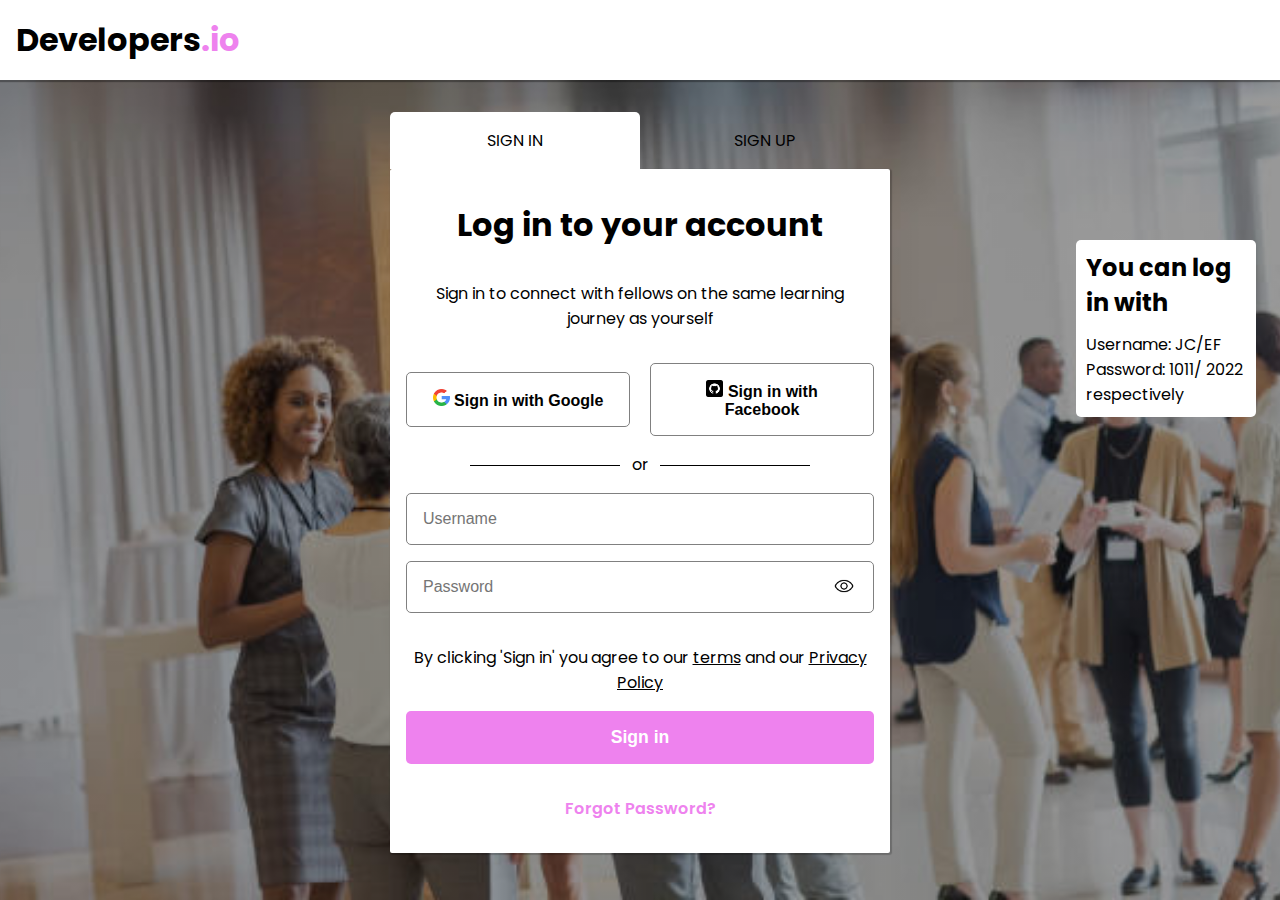
<file: login.html>
<!DOCTYPE html>
<html lang="en">
  <head>
    <meta charset="UTF-8" />
    <meta name="viewport" content="width=device-width, initial-scale=1.0" />
    <title>Developers.io</title>
    <link rel="stylesheet" href="./styles/form.css" />
  </head>
  <body>
    <div class="overall-container">
      <header>
        <h1 class="intro-head"><a href="./index.html">Developers<span>.io</span></a></h1> 
      </header>
      <nav>
        <ul>
          <li class="list-item1"><a href="">Sign In</a></li>
          <li class="list-item2"><a href="./signup.html">Sign Up</a></li>
        </ul>
      </nav>
      <div class="container">
        <h1 class="hero-head">Log in to your account</h1>
        <p class="hero-intro">
          Sign in to connect with fellows on the same learning journey as
          yourself
        </p>
        <div class="login-options">
          <button class="submit">
            <a href=""
              ><img src="./images/search.png" alt="" /> Sign in with Google</a
            >
          </button>
          <button class="submit">
            <a href=""
              ><img src="./images/github-1.png" alt="" /> Sign in with
              Facebook</a
            >
          </button>
        </div>
        <p class="divider">or</p>
        <form>
          <input
            type="text"
            name=""
            placeholder="Username"
            class="username"
            required
          />
          <div class="password">
            <input
              type="password"
              name=""
              placeholder="Password"
              class="pword"
              required
            /><img src="./images/visible.png"  alt="" class="visible" />
            <p id="error-msg" class="hide"></p>
          </div>
          <!-- <p id="error-msg">Please input valid username and password</p> -->
          <p>
            By clicking 'Sign in' you agree to our <a href="#">terms</a> and our
            <a href="#">Privacy Policy</a>
          </p>
          <button class="submit-form submit-btn">
            <a href="" class="submit-form-a">Sign in</a>
          </button>
        </form>
        <a href="#" class="forgot-pwd">Forgot Password?</a>
      </div>
      <div class="box">
        <h1>You can log in with</h1>
        <p>Username: JC/EF <br>Password: 1011/ 2022 respectively</p>
      </div>
    </div>
    <script type="module" src="index.js"></script>
  </body>
</html>
</file>
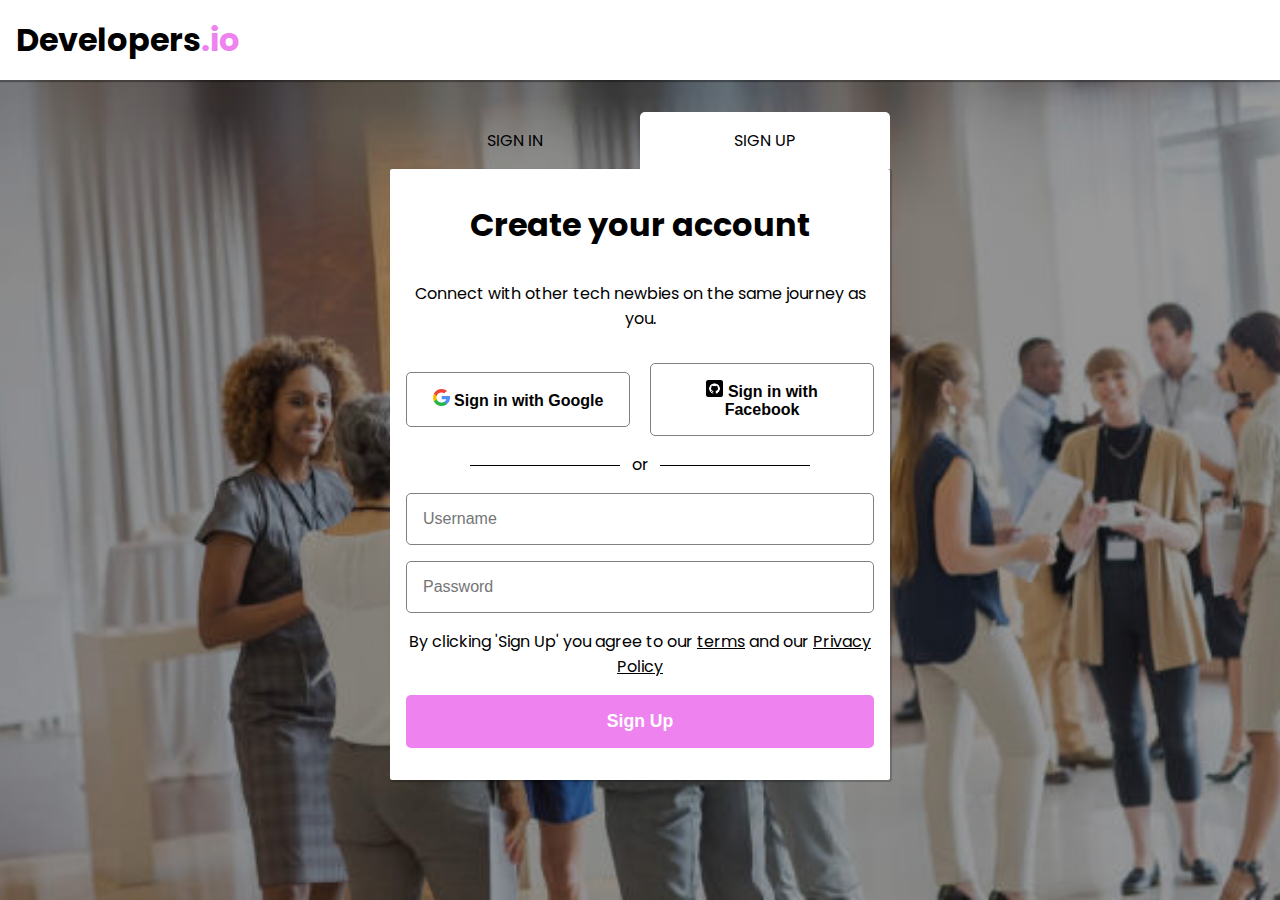
<file: signup.html>
<!DOCTYPE html>
<html lang="en">
<head>
    <meta charset="UTF-8">
    <meta name="viewport" content="width=device-width, initial-scale=1.0">
    <title>Document</title>
    <link rel="stylesheet" href="./styles/form.css">
</head>
<body>
    <div class="overall-container">
        <header>
        <h1 class="intro-head"><a href="./index.html">Developers<span>.io</span></a></h1> 
        </header>
        <nav>
            <ul>
               <li class="list-item2"><a href="./login.html">Sign In</a></li>
               <li class="list-item1"><a href="./signup.html">Sign Up</a></li>
            </ul>
           </nav>
        <div class="container">
           <h1 class="hero-head">Create your account</h1>
           <p class="hero-intro"> Connect with other tech newbies on the same journey as you.</p>
           <div class="login-options">
            <button class="submit">
                <a href="#"><img src="./images/search.png" alt=""> Sign in with Google</a></button>
            <button class="submit">
                <a href="#"><img src="./images/github-1.png" alt=""> Sign in with Facebook</a></button>
           </div>
           <p class="divider">or</p>
          <form>
            <input type="text" name="" id="" placeholder="Username" required>
            <input
              type="password"
              name=""
              placeholder="Password"
              class="pword"
              required
            />
            <p>By clicking 'Sign Up' you agree to our <a href="#">terms</a> and our <a href="#">Privacy Policy</a></p>
            <button class="submit-form">Sign Up</button>
          </form> 
       </div>
    </div>
</body>
</html>
</file>
<file: styles/form.css>
@import url('https://fonts.googleapis.com/css2?family=Fraunces&family=Kaushan+Script&family=Poppins:ital,wght@1,300&display=swap');

:root {
    --clr-white: #fff;
    --clr-black: #000;
    --vlr-plum: #ee82ee;
}

body {
    font-family: 'Poppins', sans-serif;
    background-image: linear-gradient(180deg, rgba(0, 0, 0, 0.4), rgba(0, 0, 0, 0.4)), url('../images/bg-form.jpg');
    background-position: center;
    background-repeat: no-repeat;
    background-size: cover;
    background-color: gainsboro;
    min-height: 100vh;
}

* {
    margin: 0;
    padding: 0;
    box-sizing: border-box;
}

.overall-container {
    padding-bottom: 2rem;
}

/* nav bar */
header {
    background-color: var(--clr-white);
    box-shadow: 1px 1px 1px 1px rgba(0, 0, 0, 0.3);
    padding: 1rem;
}

header span {
    color: var(--vlr-plum);
}

.intro-head a {
    text-decoration: none;
    color: var(--clr-black);

}

.container {
    width: 80%;
    max-width: 1000px;
    margin: 0 auto;
    padding: 1rem;
    background-color: var(--clr-white);
    box-shadow: 1px 1px 1px 1px rgba(0, 0, 0, 0.2);
    border-radius: 2px;
}

nav {
    margin: 2rem auto 0;
    max-width: 305px;
}

nav ul {
    margin: 0 auto;
    display: flex;
    justify-content: space-between;
    align-items: center;

}

ul li {
    list-style: none;
    text-transform: uppercase;
    padding: 1rem 0;
    text-align: center;
}

.list-item1 {
    background-color: var(--clr-white);
    width: 50%;
    border-top-left-radius: 5px;
    border-top-right-radius: 5px;
}

.list-item2 {
    width: 50%;
}

li a {
    color: var(--vlr-black);
    text-decoration: none;
}

/* container */
.hero-head,
.hero-intro {
    text-align: center;
    padding: 1rem 0;
}
.submit:hover{
    background-color: #f0efef;
}

.submit,
.submit-form,
form input {
    display: block;
    width: 100%;
    border: 1px solid gray;
    border-radius: 5px;
    padding: 1rem;
    margin: 1rem 0;
    background-color: transparent;
    outline: 0;
    font-size: 1rem;
    transition: 400ms ease-in;
}

.submit-form:hover{
    background-color: #c230c2;
}
.forgot-pwd:hover{
    color: #c230c2;
}
.password {
    position: relative
}

.password img {
    width: 20px;
    position: absolute;
    top: 15px;
    right: 20px;
}

form input:focus {
    outline: 1px solid var(--vlr-plum);
}

.submit {
    display: flex;
    justify-content: center;
    align-items: center;
}

.submit img {
    width: 9%;
}

.submit a {
    text-decoration: none;
    color: var(--clr-black);
    font-weight: 600;
}

.divider {
    position: relative;
    color: var(--vlr-black);
    text-align: center;
}

.divider::before {
    content: '';
    position: absolute;
    height: .5px;
    width: 95px;
    background-color: var(--clr-black);
    left: 1rem;
    top: .6rem;

}

.divider::after {
    content: '';
    position: absolute;
    height: .5px;
    width: 95px;
    background-color: var(--clr-black);
    right: 1rem;
    top: .6rem;

}

/* form */
form a {
    color: var(--clr-black);
}

form p {
    text-align: center;

}

.submit-form {
    background-color: var(--vlr-plum);
    color: var(--clr-white);
    font-weight: 600;
    border: 0;
    font-size: 1.1rem;
}

.submit-form-a {
    text-decoration: none;
    color: var(--clr-white);
}

.forgot-pwd {
    color: var(--vlr-plum);
    text-align: center;
    padding: 1rem 0;
    text-decoration: none;
    display: block;
    font-weight: 600;
}

#error-msg {
    color: #f00;
    text-align: left;
    padding-bottom: 1rem;

}

/* .hide{
    display: none;
} */
.box {
    display: none;
}

.box h1 {
    font-size: 1.5rem;
    padding-bottom: .8rem;
}

@media only screen and (min-width: 760px){
    .container {
        width: 80%;
        max-width: 500px;
    }

    nav {
        max-width: 500px;
    }

    .login-options {
        display: flex;
        align-items: center;
        gap: 20px;
    }

    .divider::before {
        width: 150px;
        left: 4rem;
        top: .8rem;

    }

    .divider::after {
        width: 150px;
        right: 4rem;
        top: .8rem;

    }

    .box {
        display: block;
        max-width: 180px;
        background-color: var(--clr-white);
        padding: .6rem;
        border-radius: 5px;
        position: absolute;
        top: 15rem;
        right: 1.5rem;
    }

}

@media only screen and (min-width: 300px) and (max-width: 540px) {
    nav {
        max-width: 298px;
    }

    .container {
        max-width: 300px;
    }
}
/* TODO screen sizes 280 768 820 912 */
</file>
